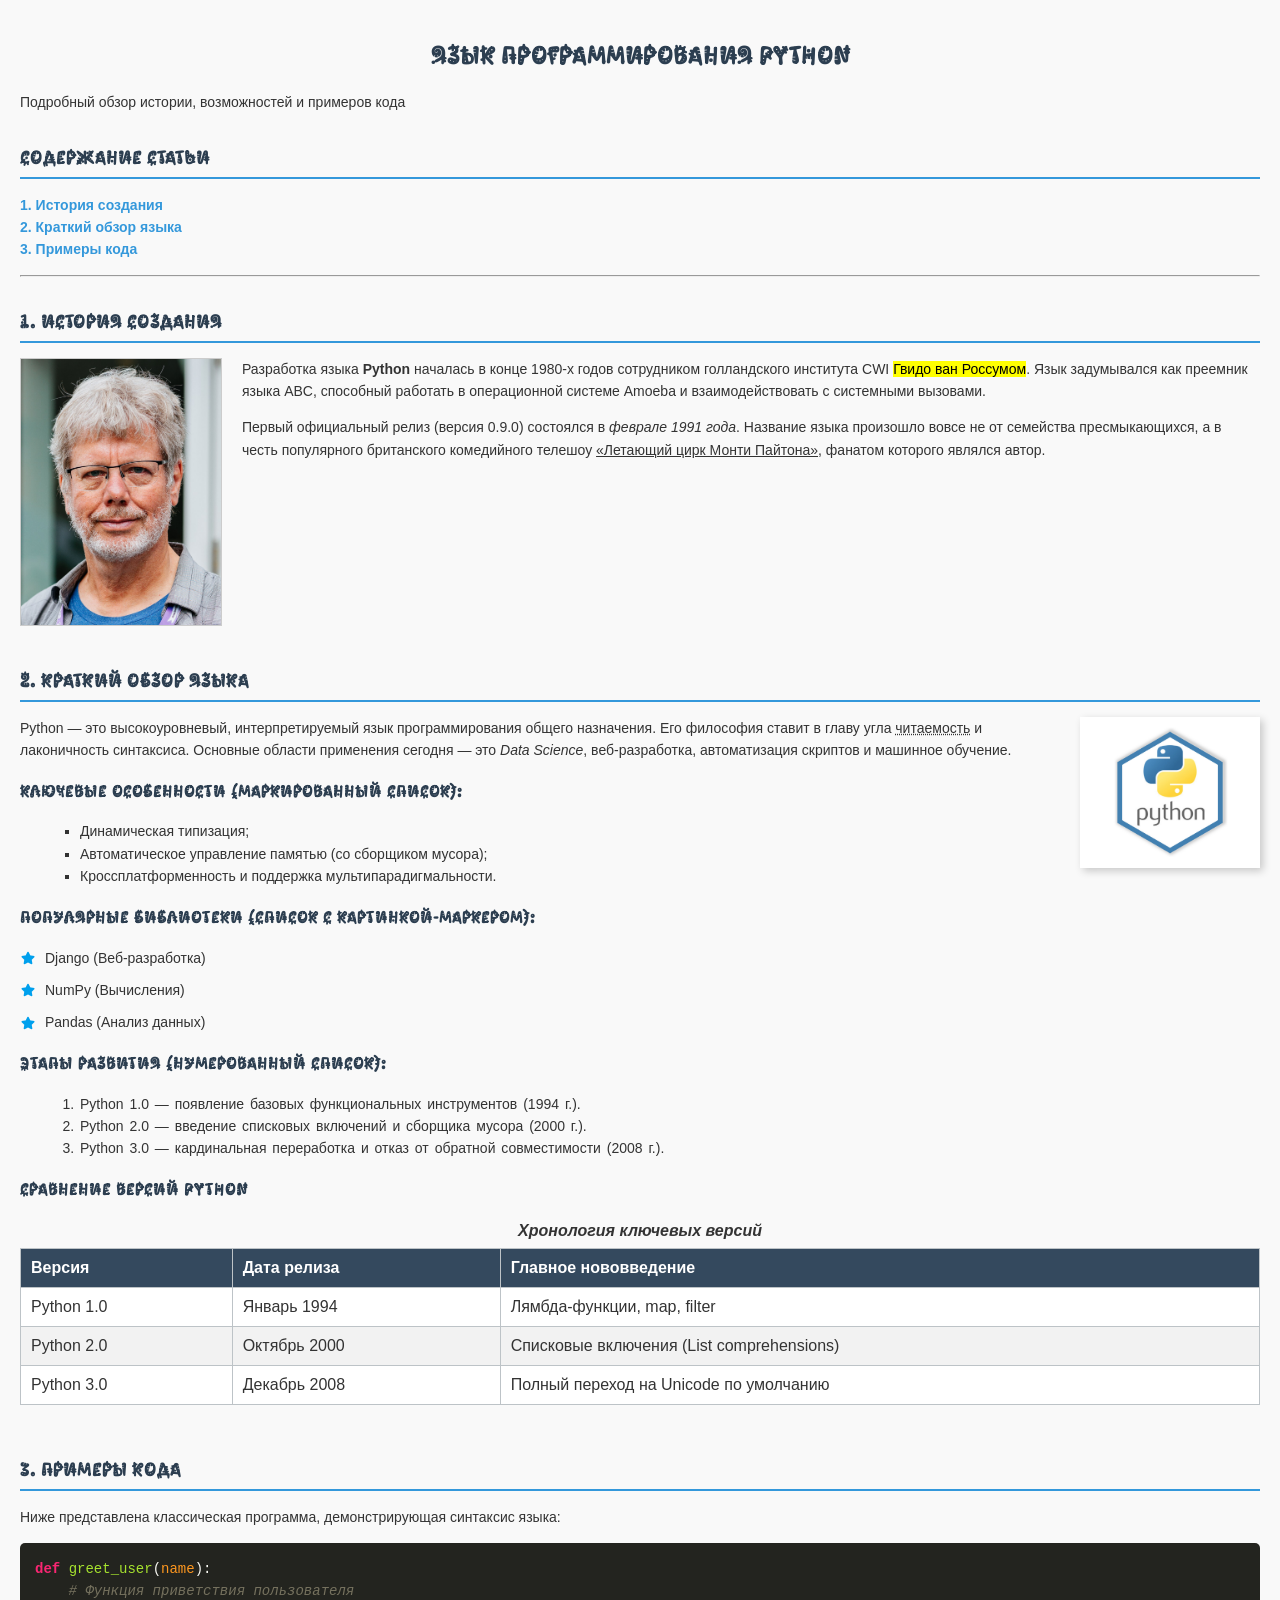
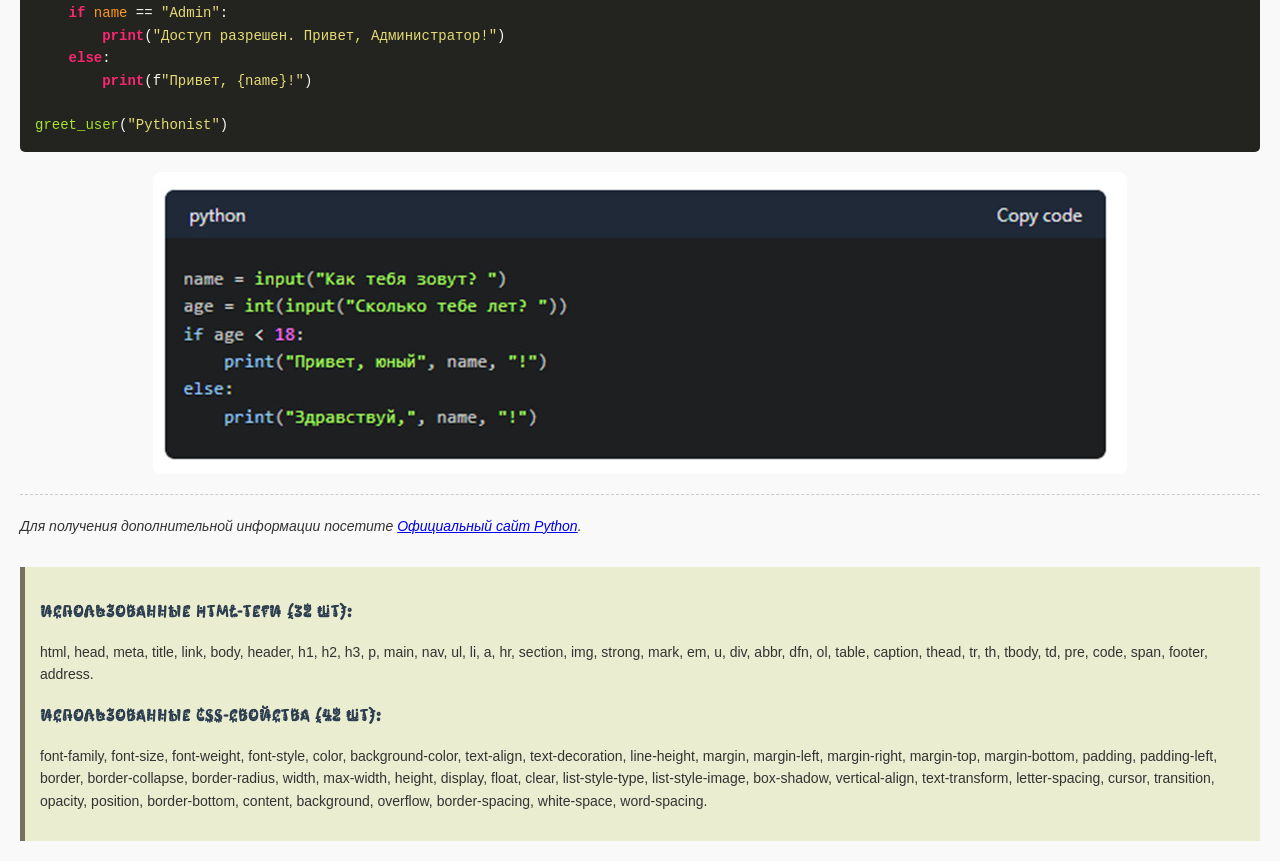
<file: Казакова Алина УБ25-08Б. лаб1/index.html>
<html>
<head>
    <meta name="viewport" content="width=device-width, initial-scale=1.0">
    <title>История и обзор языка Python</title>
    <link rel="stylesheet" href="normalize.css">
    <link rel="stylesheet" href="style.css">
</head>
<body>

    <header>
        <h1>Язык программирования Python</h1>
        <p>Подробный обзор истории, возможностей и примеров кода</p>
    </header>

    <main>
        <nav class="table-of-contents">
            <h2>Содержание статьи</h2>
            <ul>
                <li><a href="#history">1. История создания</a></li>
                <li><a href="#overview">2. Краткий обзор языка</a></li>
                <li><a href="#code-examples">3. Примеры кода</a></li>
            </ul>
        </nav>

        <hr>

        <section id="history">
            <h2>1. История создания</h2>
            <img src="img1.jpg" alt="Гвидо ван Россум" class="img-left">
            <p>Разработка языка <strong>Python</strong> началась в конце 1980-х годов сотрудником голландского института CWI <mark>Гвидо ван Россумом</mark>. Язык задумывался как преемник языка ABC, способный работать в операционной системе Amoeba и взаимодействовать с системными вызовами.</p>
            <p>Первый официальный релиз (версия 0.9.0) состоялся в <em>феврале 1991 года</em>. Название языка произошло вовсе не от семейства пресмыкающихся, а в честь популярного британского комедийного телешоу <u>«Летающий цирк Монти Пайтона»</u>, фанатом которого являлся автор.</p>
            <div class="clearfix"></div>
        </section>

        <section id="overview">
            <h2>2. Краткий обзор языка</h2>
            <img src="img2.jpg" alt="Логотип Python" class="img-right">
            <p>Python — это высокоуровневый, интерпретируемый язык программирования общего назначения. Его философия ставит в главу угла <abbr title="Читаемость кода">читаемость</abbr> и лаконичность синтаксиса. Основные области применения сегодня — это <dfn>Data Science</dfn>, веб-разработка, автоматизация скриптов и машинное обучение.</p>
            
            <h3>Ключевые особенности (Маркированный список):</h3>
            <ul class="standard-list">
                <li>Динамическая типизация;</li>
                <li>Автоматическое управление памятью (со сборщиком мусора);</li>
                <li>Кроссплатформенность и поддержка мультипарадигмальности.</li>
            </ul>

            <h3>Популярные библиотеки (Список с картинкой-маркером):</h3>
            <ul class="image-list">
                <li>Django (Веб-разработка)</li>
                <li>NumPy (Вычисления)</li>
                <li>Pandas (Анализ данных)</li>
            </ul>

            <h3>Этапы развития (Нумерованный список):</h3>
            <ol>
                <li>Python 1.0 — появление базовых функциональных инструментов (1994 г.).</li>
                <li>Python 2.0 — введение списковых включений и сборщика мусора (2000 г.).</li>
                <li>Python 3.0 — кардинальная переработка и отказ от обратной совместимости (2008 г.).</li>
            </ol>

            <h3>Сравнение версий Python</h3>
            <table class="versions-table">
                <caption>Хронология ключевых версий</caption>
                <thead>
                    <tr>
                        <th>Версия</th>
                        <th>Дата релиза</th>
                        <th>Главное нововведение</th>
                    </tr>
                </thead>
                <tbody>
                    <tr>
                        <td>Python 1.0</td>
                        <td>Январь 1994</td>
                        <td>Лямбда-функции, map, filter</td>
                    </tr>
                    <tr>
                        <td>Python 2.0</td>
                        <td>Октябрь 2000</td>
                        <td>Списковые включения (List comprehensions)</td>
                    </tr>
                    <tr>
                        <td>Python 3.0</td>
                        <td>Декабрь 2008</td>
                        <td>Полный переход на Unicode по умолчанию</td>
                    </tr>
                </tbody>
            </table>
            <div class="clearfix"></div>
        </section>

        <section id="code-examples">
            <h2>3. Примеры кода</h2>
            <p>Ниже представлена классическая программа, демонстрирующая синтаксис языка:</p>
            
            <pre class="code-block"><code><span class="keyword">def</span> <span class="function">greet_user</span>(<span class="param">name</span>):
    <span class="comment"># Функция приветствия пользователя</span>
    <span class="keyword">if</span> <span class="param">name</span> == <span class="string">"Admin"</span>:
        <span class="keyword">print</span>(<span class="string">"Доступ разрешен. Привет, Администратор!"</span>)
    <span class="keyword">else</span>:
        <span class="keyword">print</span>(f<span class="string">"Привет, {name}!"</span>)

<span class="function">greet_user</span>(<span class="string">"Pythonist"</span>)</code></pre>

            <div class="center-box">
                <img src="img3.jpg" alt="Код Python" class="img-center">
            </div>
        </section>
    </main>

    <footer>
        <address>
            Для получения дополнительной информации посетите <a href="https://python.org" target="_blank" rel="noopener">Официальный сайт Python</a>.
        </address>
        
        <div class="report">
            <h3>Использованные HTML-теги (32 шт):</h3>
            <p>html, head, meta, title, link, body, header, h1, h2, h3, p, main, nav, ul, li, a, hr, section, img, strong, mark, em, u, div, abbr, dfn, ol, table, caption, thead, tr, th, tbody, td, pre, code, span, footer, address.</p>
            
            <h3>Использованные CSS-свойства (42 шт):</h3>
            <p>font-family, font-size, font-weight, font-style, color, background-color, text-align, text-decoration, line-height, margin, margin-left, margin-right, margin-top, margin-bottom, padding, padding-left, border, border-collapse, border-radius, width, max-width, height, display, float, clear, list-style-type, list-style-image, box-shadow, vertical-align, text-transform, letter-spacing, cursor, transition, opacity, position, border-bottom, content, background, overflow, border-spacing, white-space, word-spacing.</p>
        </div>
    </footer>

</body>
</html>
</file>
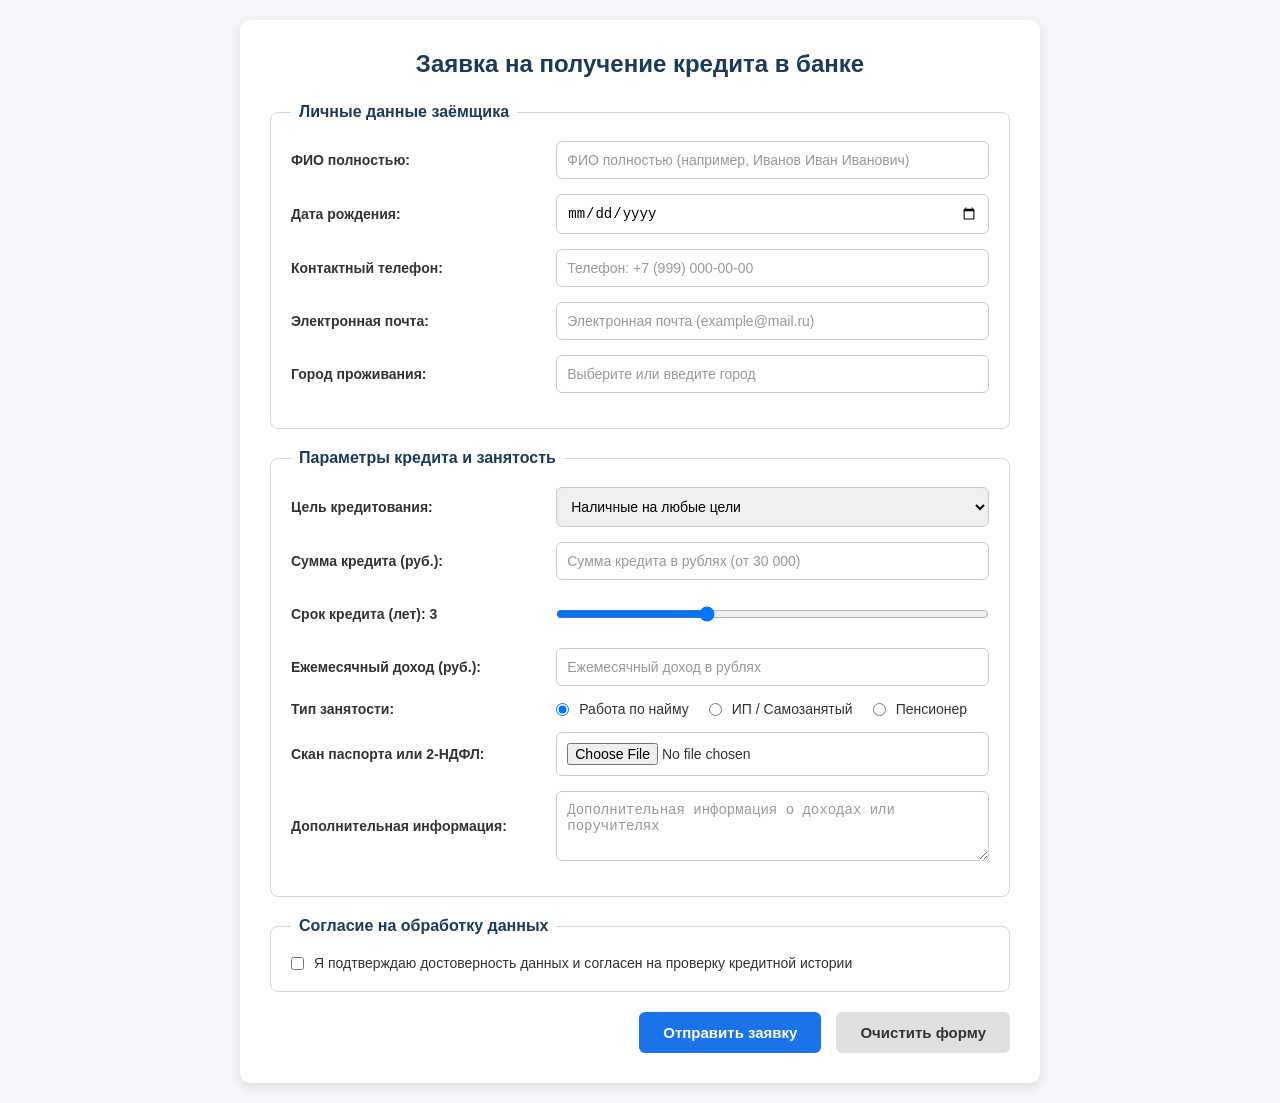
<file: Казакова Алина, лаб 3/index.html>
<head>
  <meta name="viewport" content="width=device-width, initial-scale=1.0">
  <title>Вариант 8 — Заявка на получение кредита</title>
  <link rel="stylesheet" href="style.css">
</head>
<body>
  <div class="container">
    <h1>Заявка на получение кредита в банке</h1>

    <form action="#" method="post" class="credit-form">

      <fieldset>
        <legend>Личные данные заёмщика</legend>

        <div class="form-row">
          <label for="fullname">ФИО полностью:</label>
          <input type="text" id="fullname" name="fullname" placeholder="ФИО полностью (например, Иванов Иван Иванович)" required>
        </div>

        <div class="form-row">
          <label for="birthdate">Дата рождения:</label>
          <input type="date" id="birthdate" name="birthdate" required>
        </div>

        <div class="form-row">
          <label for="phone">Контактный телефон:</label>
          <input type="tel" id="phone" name="phone" placeholder="Телефон: +7 (999) 000-00-00" required>
        </div>

        <div class="form-row">
          <label for="email">Электронная почта:</label>
          <input type="email" id="email" name="email" placeholder="Электронная почта (example@mail.ru)" required>
        </div>

        <div class="form-row">
          <label for="city">Город проживания:</label>
          <input type="text" id="city" name="city" list="cities" placeholder="Выберите или введите город">
          <datalist id="cities">
            <option value="Москва">
            <option value="Санкт-Петербург">
            <option value="Красноярск">
            <option value="Новосибирск">
            <option value="Екатеринбург">
          </datalist>
        </div>
      </fieldset>

      <fieldset>
        <legend>Параметры кредита и занятость</legend>

        <div class="form-row">
          <label for="purpose">Цель кредитования:</label>
          <select id="purpose" name="purpose">
            <optgroup label="Потребительские цели">
              <option value="cash">Наличные на любые цели</option>
              <option value="repair">Ремонт квартиры или дома</option>
              <option value="education">Оплата обучения</option>
            </optgroup>
            <optgroup label="Целевые программы">
              <option value="auto">Автокредит</option>
              <option value="refinance">Рефинансирование кредитов</option>
            </optgroup>
          </select>
        </div>

        <div class="form-row">
          <label for="amount">Сумма кредита (руб.):</label>
          <input type="number" id="amount" name="amount" min="30000" max="5000000" step="10000" placeholder="Сумма кредита в рублях (от 30 000)" required>
        </div>

        <div class="form-row">
          <label for="term">Срок кредита (лет): <output id="termOut">3</output></label>
          <input type="range" id="term" name="term" min="1" max="7" value="3" oninput="termOut.value = this.value">
        </div>

        <div class="form-row">
          <label for="income">Ежемесячный доход (руб.):</label>
          <input type="number" id="income" name="income" min="15000" placeholder="Ежемесячный доход в рублях" required>
        </div>

        <div class="form-row">
          <label>Тип занятости:</label>
          <div class="radio-group">
            <input type="radio" id="emp-staff" name="employment" value="staff" checked>
            <label for="emp-staff" class="inline-label">Работа по найму</label>

            <input type="radio" id="emp-ip" name="employment" value="ip">
            <label for="emp-ip" class="inline-label">ИП / Самозанятый</label>

            <input type="radio" id="emp-pension" name="employment" value="pension">
            <label for="emp-pension" class="inline-label">Пенсионер</label>
          </div>
        </div>

        <div class="form-row">
          <label for="doc">Скан паспорта или 2-НДФЛ:</label>
          <input type="file" id="doc" name="doc" accept=".pdf,.jpg,.png">
        </div>

        <div class="form-row">
          <label for="comment">Дополнительная информация:</label>
          <textarea id="comment" name="comment" rows="3" placeholder="Дополнительная информация о доходах или поручителях"></textarea>
        </div>
      </fieldset>

      <fieldset>
        <legend>Согласие на обработку данных</legend>
        <div class="checkbox-row">
          <input type="checkbox" id="agree" name="agree" required>
          <label for="agree" class="always-visible">Я подтверждаю достоверность данных и согласен на проверку кредитной истории</label>
        </div>
      </fieldset>

      <div class="buttons">
        <button type="submit" class="btn-submit">Отправить заявку</button>
        <button type="reset" class="btn-reset">Очистить форму</button>
      </div>

    </form>
  </div>
</body>
</html>
</file>
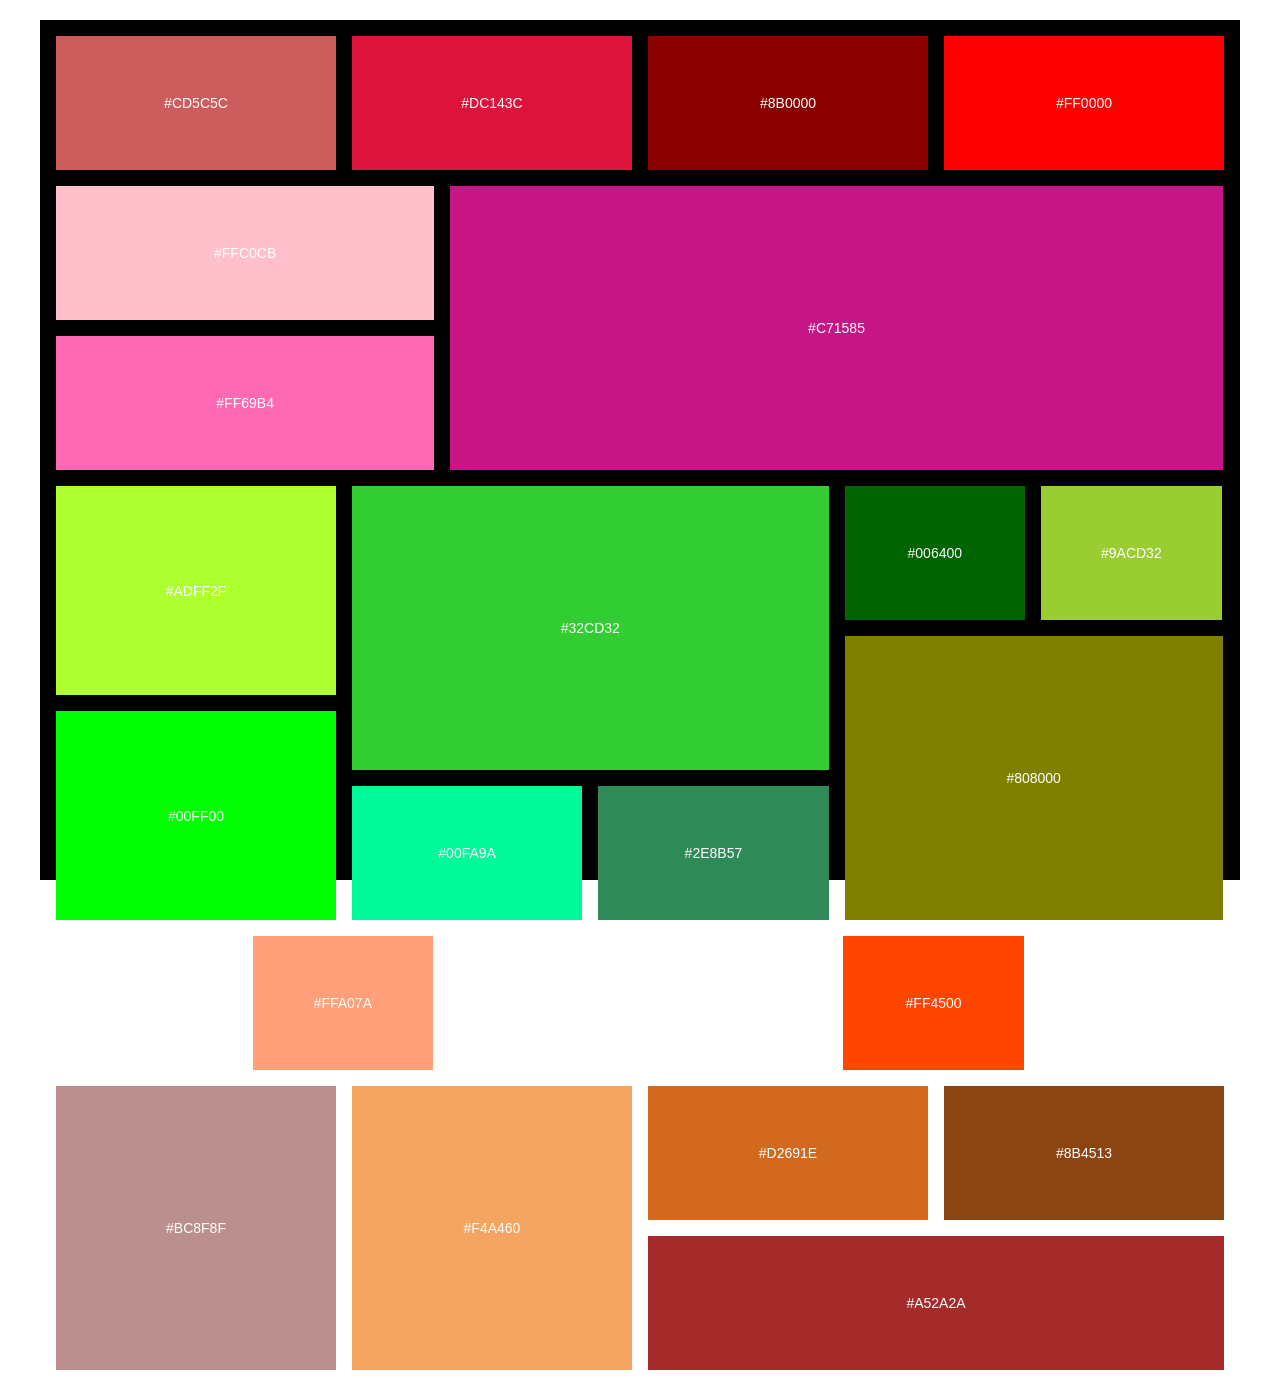
<file: Казакова Алина лаб. 2/задание 2/index.html>
<head>
  <meta name="viewport" content="width=device-width, initial-scale=1.0">
  <title>Вариант 8 — FlexBox Адаптив</title>
  <link rel="stylesheet" href="style.css">
</head>
<body>
  <div class="container">

    <div class="section s1">
      <div class="cell c-cd5c5c"><div class="box" style="background: #CD5C5C;">#CD5C5C</div></div>
      <div class="cell c-dc143c"><div class="box" style="background: #DC143C;">#DC143C</div></div>
      <div class="cell c-8b0000"><div class="box" style="background: #8B0000;">#8B0000</div></div>
      <div class="cell c-ff0000"><div class="box" style="background: #FF0000;">#FF0000</div></div>
    </div>

    <div class="section s2">
      <div class="col s2-left">
        <div class="cell c-ffc0cb"><div class="box" style="background: #FFC0CB;">#FFC0CB</div></div>
        <div class="cell c-ff69b4"><div class="box" style="background: #FF69B4;">#FF69B4</div></div>
      </div>
      <div class="cell c-c71585"><div class="box" style="background: #C71585;">#C71585</div></div>
    </div>

    <div class="section s3">
      <div class="cell c-adff2f"><div class="box" style="background: #ADFF2F;">#ADFF2F</div></div>
      <div class="cell c-32cd32"><div class="box" style="background: #32CD32;">#32CD32</div></div>
      <div class="cell c-006400"><div class="box" style="background: #006400;">#006400</div></div>
      <div class="cell c-9acd32"><div class="box" style="background: #9ACD32;">#9ACD32</div></div>

      <div class="cell c-00ff00"><div class="box" style="background: #00FF00;">#00FF00</div></div>
      <div class="cell c-00fa9a"><div class="box" style="background: #00FA9A;">#00FA9A</div></div>
      <div class="cell c-2e8b57"><div class="box" style="background: #2E8B57;">#2E8B57</div></div>
      <div class="cell c-808000"><div class="box" style="background: #808000;">#808000</div></div>
    </div>

    <div class="section s4">
      <div class="cell empty e1"></div>
      <div class="cell c-ffa07a"><div class="box" style="background: #FFA07A;">#FFA07A</div></div>
      <div class="cell empty e2"></div>
      <div class="cell c-ff4500"><div class="box" style="background: #FF4500;">#FF4500</div></div>
      <div class="cell empty e3"></div>
    </div>

    <div class="section s5">
      <div class="cell c-bc8f8f"><div class="box" style="background: #BC8F8F;">#BC8F8F</div></div>
      <div class="cell c-f4a460"><div class="box" style="background: #F4A460;">#F4A460</div></div>
      <div class="col s5-right">
        <div class="row s5-subrow">
          <div class="cell c-d2691e"><div class="box" style="background: #D2691E;">#D2691E</div></div>
          <div class="cell c-8b4513"><div class="box" style="background: #8B4513;">#8B4513</div></div>
        </div>
        <div class="cell c-a52a2a"><div class="box" style="background: #A52A2A;">#A52A2A</div></div>
      </div>
    </div>

  </div>
</body>
</html>
</file>
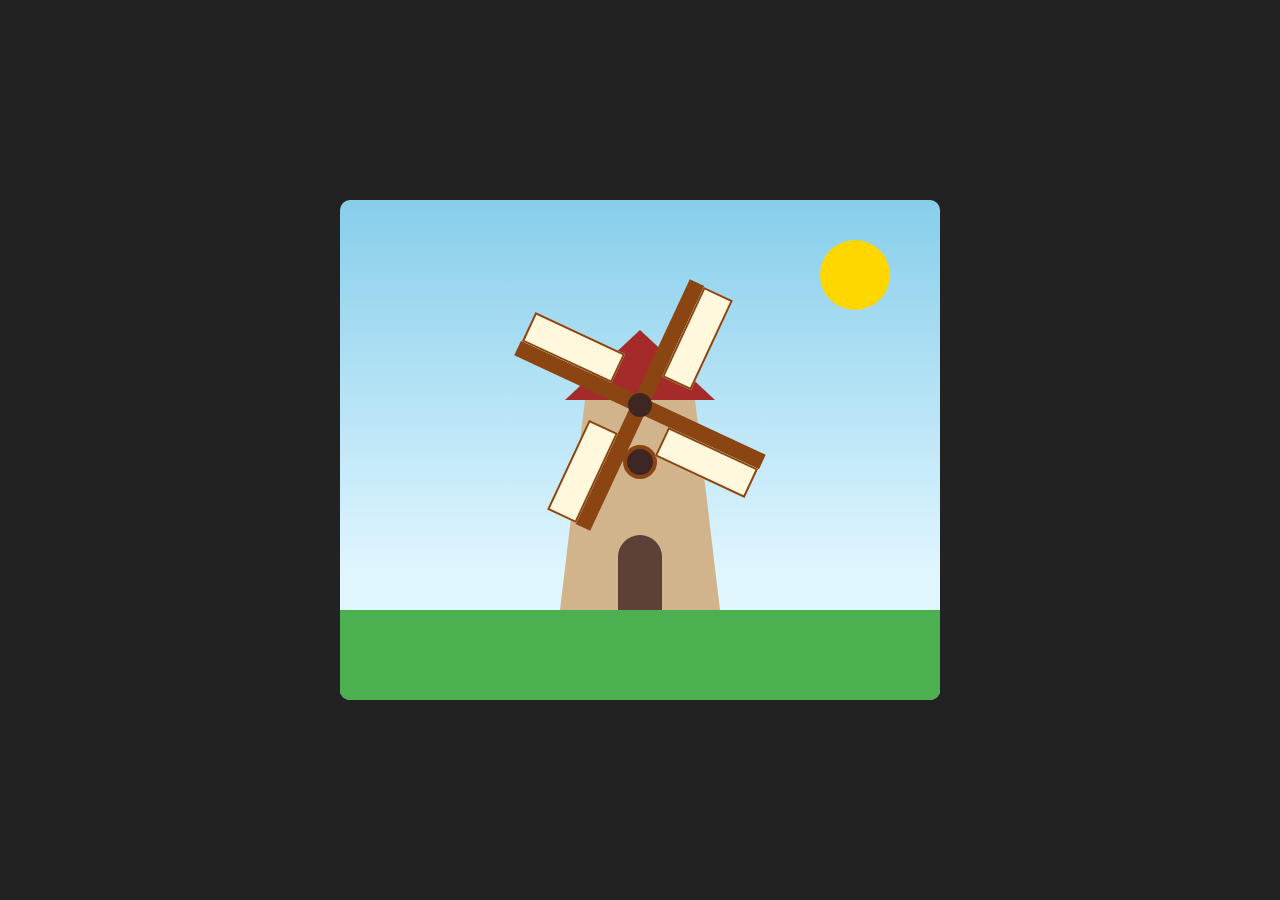
<file: Казакова Алина, лаб 4/задание 1/index.html>
<head>
  <title>Вариант 8 — Мельница на CSS</title>
  <link rel="stylesheet" href="style.css">
</head>
<body>
  <div class="scene">
    <div class="sun"></div>
    <div class="cloud cloud-1"></div>
    <div class="cloud cloud-2"></div>

    <div class="windmill">
      <div class="roof"></div>
      <div class="tower">
        <div class="window"></div>
        <div class="door"></div>
      </div>

      <div class="blades-wrapper">
        <div class="blade blade-1"></div>
        <div class="blade blade-2"></div>
        <div class="blade blade-3"></div>
        <div class="blade blade-4"></div>
        <div class="hub"></div>
      </div>
    </div>

    <div class="ground"></div>
  </div>
</body>
</html>
</file>
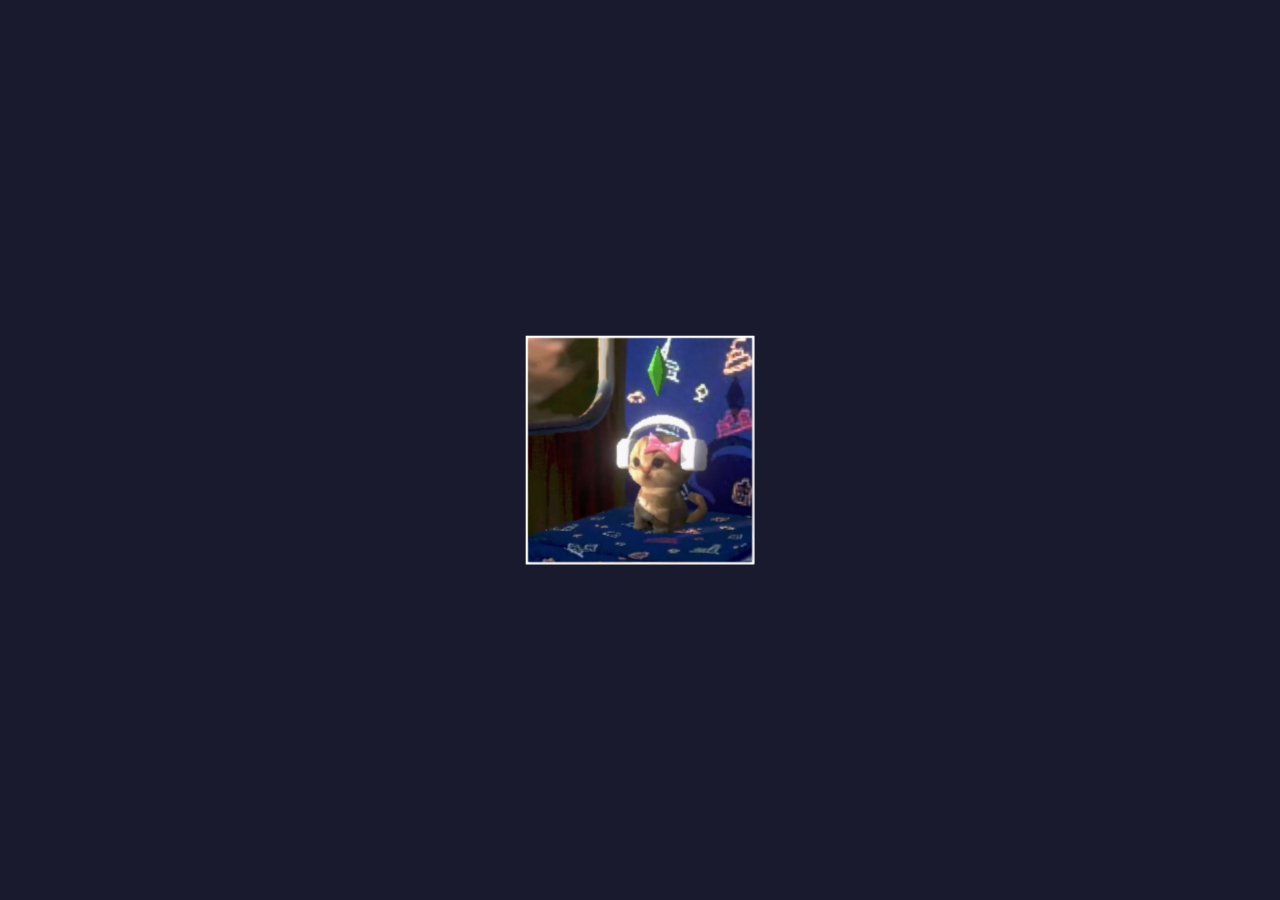
<file: Казакова Алина, лаб 4/задание 2/index.html>
<!DOCTYPE html>
<html lang="ru">
<head>
  <meta charset="UTF-8">
  <title>Вариант 8 — Вращение 3D-куба</title>
  <link rel="stylesheet" href="style.css">
</head>
<body>
  <div class="scene">
    <div class="cube">
      <div class="face front"><img src="1.png" alt="Грань 1"></div>
      <div class="face back"><img src="3.png" alt="Грань 2"></div>
      <div class="face right"><img src="2.png" alt="Грань 3"></div>
      <div class="face left"><img src="4.png" alt="Грань 4"></div>
      <div class="face top"><img src="5.png" alt="Грань 5"></div>
      <div class="face bottom"><img src="6.png" alt="Грань 6"></div>
    </div>
  </div>
</body>
</html>
</file>
<file: Казакова Алина УБ25-08Б. лаб1/style.css>
@font-face {
    font-family: 'MyCustomFont';
    src: url('Kablammo.woff') format('woff');
    font-weight: normal;
    font-style: normal;
}

body {
    font-family: Arial, sans-serif;
    font-size: 14px; 
    line-height: 1.6;
    color: #333333;
    background-color: #f9f9f9;
    padding: 20px;
}

h1, h2, h3 {
    font-family: 'MyCustomFont', sans-serif; 
    color: #2c3e50;
    letter-spacing: 1px;
}

h1 {
    font-size: 24px; 
    text-transform: uppercase;
    text-align: center;
}

h2 {
    font-size: 18px; 
    border-bottom: 2px solid #3498db;
    padding-bottom: 5px;
    margin-top: 30px;
}


.img-left {
    float: left;
    margin-right: 20px;
    margin-bottom: 10px;
    width: 200px;
    height: auto;
    border: 1px solid #ccc;
}

.img-right {
    float: right;
    margin-left: 20px;
    margin-bottom: 10px;
    width: 180px;
    height: auto;
    box-shadow: 3px 3px 8px rgba(0,0,0,0.2);
}

.center-box {
    text-align: center;
    margin: 20px 0;
}

.img-center {
    display: inline-block;
    max-width: 100%;
    height: auto;
    border-radius: 8px;
}

.clearfix {
    clear: both;
}

.table-of-contents ul {
    list-style-type: none;
    padding-left: 0;
}

.table-of-contents a {
    color: #3498db;
    text-decoration: none;
    font-weight: bold;
    transition: color 0.3s ease;
}

.table-of-contents a:hover {
    color: #2c3e50;
    text-decoration: underline;
}

.standard-list {
    list-style-type: square; 
    margin-left: 20px;
}

.image-list {
    list-style-type: none; 
    padding-left: 0;      
    margin-left: 0;
}

.image-list li {
    position: relative;
    padding-left: 25px;    
    margin-bottom: 10px;   
    background-image: url('star.png'); 
    background-repeat: no-repeat;
    background-position: left center;  
    background-size: 16px 16px;        
}

ol {
    margin-left: 20px;
    word-spacing: 2px;
}

.versions-table {
    width: 100%;
    border-collapse: collapse;
    margin: 20px 0;
    background: #ffffff;
}

.versions-table caption {
    font-weight: bold;
    margin-bottom: 8px;
    font-style: italic;
}

.versions-table th, .versions-table td {
    border: 1px solid #bdc3c7;
    padding: 10px;
    text-align: left;
    vertical-align: middle;
}

.versions-table th {
    background-color: #34495e;
    color: #ffffff;
}

.versions-table tr:nth-child(even) {
    background-color: #f2f2f2;
}

.code-block {
    background-color: #23241f;
    color: #f8f8f2;
    padding: 15px;
    border-radius: 5px;
    overflow: auto;
    white-space: pre;
}

.code-block .keyword { color: #f92672; font-weight: bold; }
.code-block .function { color: #a6e22e; }
.code-block .param { color: #fd971f; }
.code-block .string { color: #e6db74; }
.code-block .comment { color: #75715e; font-style: italic; }

footer {
    margin-top: 5px;
    padding-top: 20px;
    border-top: 1px dashed #ccc;
}

.report {
    background-color: #eaedd0;
    padding: 15px;
    margin-top: 30px;
    border-left: 5px solid #75715e;
}
</file>
<file: Казакова Алина, лаб 3/style.css>
* {
  box-sizing: border-box;
  margin: 0;
  padding: 0;
}

body {
  font-family: Arial, sans-serif;
  background-color: #f4f6f9;
  color: #333333;
  padding: 20px;
}

.container {
  max-width: 800px;
  margin: 0 auto;
  background-color: #ffffff;
  padding: 30px;
  border-radius: 10px;
  box-shadow: 0 4px 12px rgba(0, 0, 0, 0.1);
}

h1 {
  text-align: center;
  margin-bottom: 25px;
  font-size: 24px;
  color: #1a3b5c;
}

fieldset {
  border: 1px solid #d0d7de;
  border-radius: 8px;
  padding: 20px;
  margin-bottom: 20px;
}

legend {
  font-weight: bold;
  color: #1a3b5c;
  padding: 0 8px;
}

.form-row {
  display: flex;
  align-items: center;
  margin-bottom: 15px;
}

.form-row > label {
  width: 38%;
  font-weight: 600;
  font-size: 14px;
  padding-right: 15px;
}

.form-row input[type="text"],
.form-row input[type="tel"],
.form-row input[type="email"],
.form-row input[type="date"],
.form-row input[type="number"],
.form-row input[type="range"],
.form-row input[type="file"],
.form-row select,
.form-row textarea {
  width: 62%;
  padding: 10px;
  border: 1px solid #cccccc;
  border-radius: 6px;
  font-size: 14px;
}

.radio-group {
  width: 62%;
  display: flex;
  flex-wrap: wrap;
  gap: 10px;
  align-items: center;
}

.inline-label {
  font-size: 14px;
  margin-right: 10px;
}

.checkbox-row {
  display: flex;
  align-items: center;
  gap: 10px;
}

.always-visible {
  font-size: 14px;
}

@media (min-width: 768px) {
  .form-row input::placeholder,
  .form-row textarea::placeholder {
    color: #999999;
  }
}

@media (max-width: 767px) {
  .container {
    padding: 18px;
  }

  h1 {
    font-size: 20px;
  }

  .form-row > label {
    display: none;
  }

  .form-row input[type="text"],
  .form-row input[type="tel"],
  .form-row input[type="email"],
  .form-row input[type="date"],
  .form-row input[type="number"],
  .form-row input[type="range"],
  .form-row input[type="file"],
  .form-row select,
  .form-row textarea,
  .radio-group {
    width: 100%;
  }
}

.buttons {
  display: flex;
  gap: 15px;
  justify-content: flex-end;
}

button {
  padding: 12px 24px;
  border: none;
  border-radius: 6px;
  font-size: 15px;
  cursor: pointer;
  font-weight: bold;
}

.btn-submit {
  background-color: #1a73e8;
  color: #ffffff;
}

.btn-submit:hover {
  background-color: #1558b0;
}

.btn-reset {
  background-color: #e0e0e0;
  color: #333333;
}

.btn-reset:hover {
  background-color: #cccccc;
}
</file>
<file: Казакова Алина лаб. 2/задание 2/style.css>
* {
  box-sizing: border-box;
  margin: 0;
  padding: 0;
}

body {
  font-family: Arial, sans-serif;
  background-color: #ffffff;
  display: flex;
  justify-content: center;
  padding: 20px 0;
}

.container {
  width: 100%;
  max-width: 1200px;
  background-color: #000000;
  padding: 8px;
  display: flex;
  flex-direction: column;
}

.section, .row {
  display: flex;
  flex-wrap: wrap;
  width: 100%;
}

.col {
  display: flex;
  flex-direction: column;
}

.cell {
  padding: 8px;
  height: 150px;
}

.box {
  width: 100%;
  height: 100%;
  display: flex;
  align-items: center;
  justify-content: center;
  color: #ffffff;
  font-size: 14px;
}


.c-cd5c5c, .c-dc143c, .c-8b0000, .c-ff0000 { width: 25%; }

.s2-left { width: 33.3%; }
.c-ffc0cb, .c-ff69b4 { width: 100%; }
.c-c71585 { width: 66.6%; height: 300px; }

.s3 { align-items: flex-start; }
.c-adff2f { width: 25%; height: 225px; }
.c-32cd32 { width: 41.6%; height: 300px; }
.c-006400 { width: 16.6%; height: 150px; }
.c-9acd32 { width: 16.6%; height: 150px; }

.c-00ff00 { width: 25%; height: 225px; margin-top: -75px; }
.c-00fa9a { width: 20.8%; height: 150px; }
.c-2e8b57 { width: 20.8%; height: 150px; }
.c-808000 { width: 33.3%; height: 300px; margin-top: -150px }

.e1, .c-ffa07a, .c-ff4500, .e3 { width: 16.6%; }
.e2 { width: 33.3%; }

.c-bc8f8f, .c-f4a460 { width: 25%; height: 300px; }
.s5-right { width: 50%; }
.c-d2691e, .c-8b4513 { width: 50%; }
.c-a52a2a { width: 100%; }


@media (max-width: 1199px) {
  .container {
    max-width: 768px;
  }

  .c-8b0000 { display: none; }
  .c-cd5c5c, .c-dc143c, .c-ff0000 { width: 33.3%; }

  .s2-left { width: 100%; flex-direction: row; }
  .c-ffc0cb, .c-ff69b4 { width: 50%; }
  .c-c71585 { width: 100%; height: 150px; }

  .s3 { align-items: flex-end; }
  .c-00ff00, .c-808000 { margin-top: 0; }

  .c-adff2f { order: 1; width: 25%; height: 300px; }
  .c-32cd32 { order: 2; width: 37.5%; height: 300px; }
  .c-00fa9a { order: 3; width: 18.75%; height: 300px; }
  .c-2e8b57 { order: 4; width: 18.75%; height: 300px; }

  .c-00ff00 { order: 5; width: 25%; height: 150px; }
  .c-006400 { order: 6; width: 18.75%; height: 150px; }
  .c-9acd32 { order: 7; width: 18.75%; height: 150px; }
  .c-808000 { order: 8; width: 37.5%; height: 150px; }

  .e1, .e3 { width: 8.3%; }
  .c-ffa07a, .c-ff4500 { width: 33.3%; }
  .e2 { width: 16.6%; }

  .c-f4a460 { display: none; }
  .c-bc8f8f { width: 33.3%; height: 300px; }
  .s5-right { display: contents; }
  .s5-subrow { width: 33.3%; flex-direction: column; }
  .c-d2691e, .c-8b4513 { width: 100%; height: 150px; }
  .c-a52a2a { width: 33.3%; height: 300px; }
}


@media (max-width: 767px) {
  .container {
    max-width: 320px;
  }

  .c-dc143c, .c-8b0000 { display: none; }
  .c-cd5c5c { width: 66.6%; }
  .c-ff0000 { width: 33.3%; }

  .s2-left { width: 100%; flex-direction: row; }
  .c-ffc0cb, .c-ff69b4 { width: 50%; height: 300px; }
  .c-c71585 { width: 100%; height: 300px; }

  .c-adff2f, .c-00ff00, .c-808000 { display: none; }
  .c-32cd32 { order: 1; width: 100%; height: 300px; }
  .c-006400 { order: 2; width: 50%; height: 150px; }
  .c-9acd32 { order: 3; width: 50%; height: 150px; }
  .c-00fa9a { order: 4; width: 50%; height: 150px; }
  .c-2e8b57 { order: 5; width: 50%; height: 150px; }

  .e1, .e2, .e3 { display: none; }
  .c-ffa07a, .c-ff4500 { width: 50%; height: 150px; }

  .c-bc8f8f { width: 100%; height: 300px; }
  .s5-subrow { width: 100%; flex-direction: column; }
  .c-d2691e, .c-8b4513 { width: 100%; height: 150px; }
  .c-a52a2a { width: 100%; height: 300px; }
}
</file>
<file: Казакова Алина, лаб 4/задание 1/style.css>
* {
  box-sizing: border-box;
  margin: 0;
  padding: 0;
}

body {
  display: flex;
  justify-content: center;
  align-items: center;
  min-height: 100vh;
  background-color: #222222;
}

.scene {
  position: relative;
  width: 600px;
  height: 500px;
  background: linear-gradient(to bottom, #87CEEB 0%, #E0F6FF 75%);
  overflow: hidden;
  border-radius: 10px;
}

.sun {
  position: absolute;
  top: 40px;
  right: 50px;
  width: 70px;
  height: 70px;
  background-color: #FFD700;
  border-radius: 50%;
}

.ground {
  position: absolute;
  bottom: 0;
  width: 100%;
  height: 90px;
  background-color: #4CAF50;
}

.windmill {
  position: absolute;
  bottom: 90px;
  left: 50%;
  transform: translateX(-50%);
  width: 180px;
  height: 280px;
}

.roof {
  position: absolute;
  top: 0;
  left: 15px;
  width: 0;
  height: 0;
  border-left: 75px solid transparent;
  border-right: 75px solid transparent;
  border-bottom: 70px solid #A52A2A;
}

.tower {
  position: absolute;
  top: 70px;
  left: 10px;
  width: 160px;
  height: 0;
  border-bottom: 210px solid #D2B48C;
  border-left: 25px solid transparent;
  border-right: 25px solid transparent;
}

.window {
  position: absolute;
  top: 45px;
  left: 50%;
  transform: translateX(-50%);
  width: 34px;
  height: 34px;
  background-color: #3E2723;
  border: 4px solid #8B4513;
  border-radius: 50%;
}

.door {
  position: absolute;
  top: 135px;
  left: 50%;
  transform: translateX(-50%);
  width: 44px;
  height: 75px;
  background-color: #5D4037;
  border-radius: 22px 22px 0 0;
}

.blades-wrapper {
  position: absolute;
  top: 75px;
  left: 50%;
  width: 0;
  height: 0;
}

.hub {
  position: absolute;
  top: -12px;
  left: -12px;
  width: 24px;
  height: 24px;
  background-color: #3E2723;
  border-radius: 50%;
  z-index: 2;
}

.blade {
  position: absolute;
  top: -8px;
  left: 0;
  width: 135px;
  height: 16px;
  background-color: #8B4513;
  transform-origin: 0 50%;
}

.blade::after {
  content: '';
  position: absolute;
  top: 16px;
  left: 35px;
  width: 95px;
  height: 28px;
  background-color: #FFF8DC;
  border: 2px solid #8B4513;
}

.blade-1 { transform: rotate(25deg); }
.blade-2 { transform: rotate(115deg); }
.blade-3 { transform: rotate(205deg); }
.blade-4 { transform: rotate(295deg); }
</file>
<file: Казакова Алина, лаб 4/задание 2/style.css>
* {
  box-sizing: border-box;
  margin: 0;
  padding: 0;
}

body {
  display: flex;
  justify-content: center;
  align-items: center;
  min-height: 100vh;
  background-color: #1a1a2e;
}

/* Сцена с 3D-перспективой */
.scene {
  width: 200px;
  height: 200px;
  perspective: 800px;
  transition: transform 0.4s ease;
}

/* Плавное увеличение при наведении (transition) */
.scene:hover {
  transform: scale(1.15);
}

/* Сам 3D-куб */
.cube {
  width: 100%;
  height: 100%;
  position: relative;
  transform-style: preserve-3d;
  animation: rotateCube 10s infinite linear;
}

/* Пауза вращения при наведении курсора */
.scene:hover .cube {
  animation-play-state: paused;

}

/* Общие стили для всех 6 граней */
.face {
  position: absolute;
  width: 200px;
  height: 200px;
  border: 2px solid #ffffff;
  background-color: #000000;
}

.face img {
  width: 100%;
  height: 100%;
  object-fit: cover;
  display: block;
}

/* Расположение граней в 3D-пространстве (transform) */
.front  { transform: rotateY(0deg) translateZ(100px); }
.back   { transform: rotateY(180deg) translateZ(100px); }
.right  { transform: rotateY(90deg) translateZ(100px); }
.left   { transform: rotateY(-90deg) translateZ(100px); }
.top    { transform: rotateX(90deg) translateZ(100px); }
.bottom { transform: rotateX(-90deg) translateZ(100px); }

/* Поочередный показ всех 6 граней куба */
@keyframes rotateCube {
  0% {
    transform: rotateX(0deg) rotateY(0deg);
  }
  16% {
    transform: rotateX(-15deg) rotateY(-90deg);
  }
  33% {
    transform: rotateX(15deg) rotateY(-180deg);
  }
  50% {
    transform: rotateX(-15deg) rotateY(-270deg);
  }
  66% {
    transform: rotateX(-90deg) rotateY(-360deg);
  }
  83% {
    transform: rotateX(90deg) rotateY(-360deg);
  }
  100% {
    transform: rotateX(0deg) rotateY(-360deg);
  }
}
</file>
